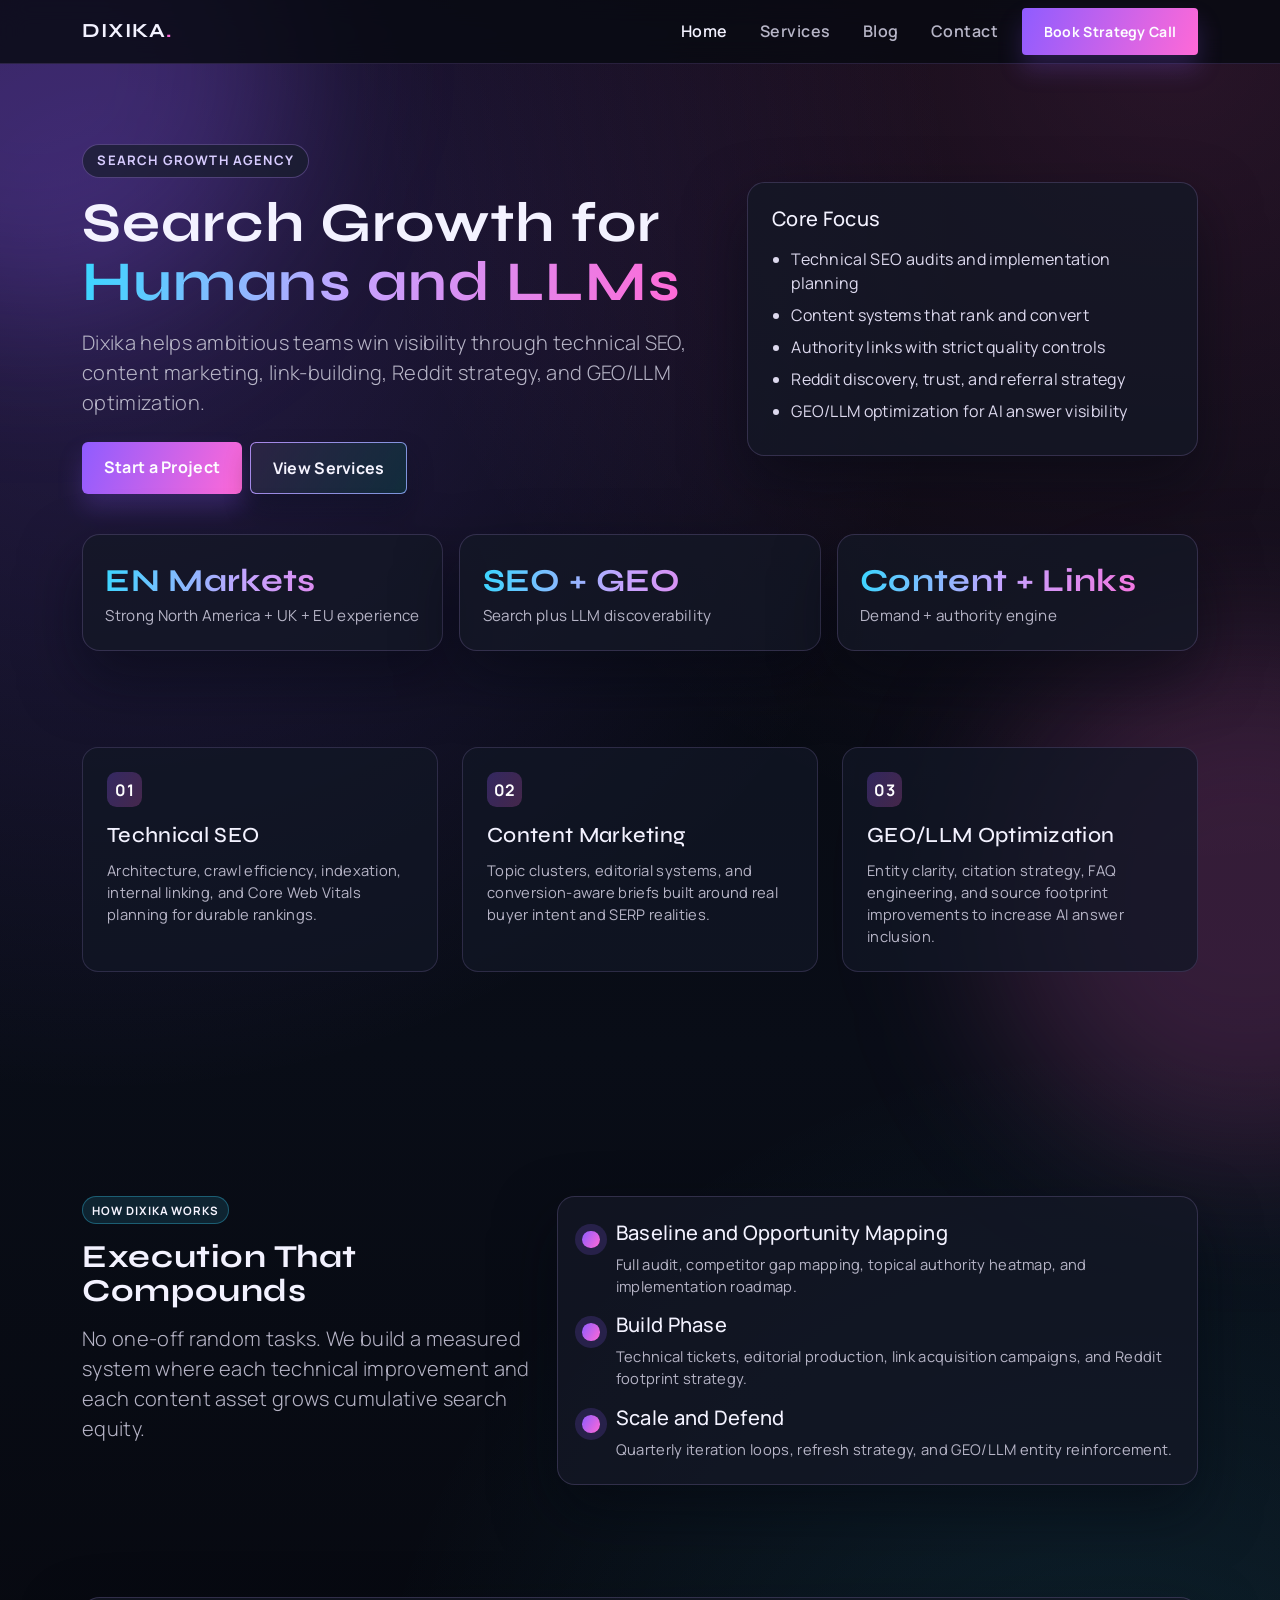
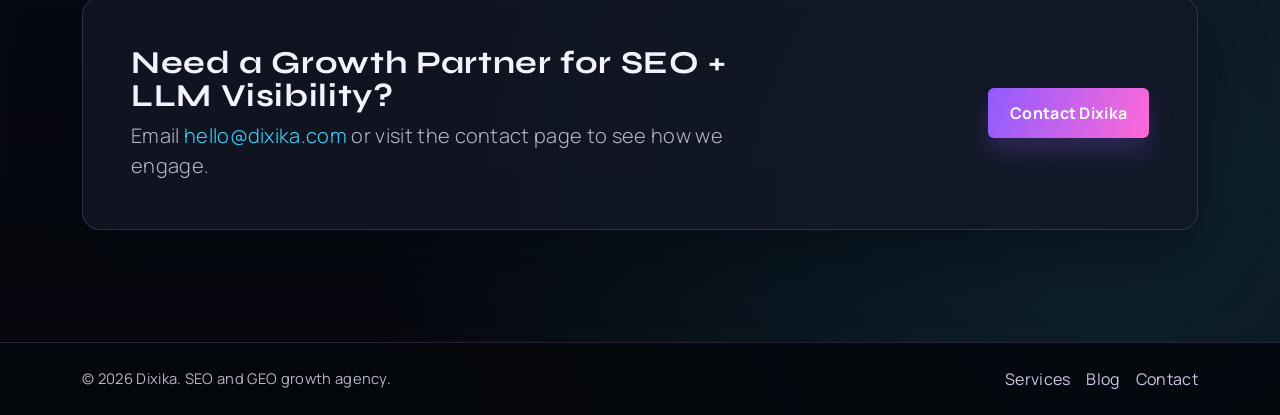
<file: index.html>
<!DOCTYPE html>
<html lang="en">
<head>
  <meta charset="UTF-8">
  <meta name="viewport" content="width=device-width, initial-scale=1">
  <title>Dixika | SEO Agency for Search, Reddit, and LLM Optimization</title>
  <meta name="description" content="Dixika is a search growth agency helping brands scale through technical SEO, content marketing, authority link building, Reddit strategy, and GEO/LLM optimization.">
  <link rel="canonical" href="https://dixika.com/">
  <meta name="robots" content="index,follow,max-image-preview:large">
  <meta property="og:type" content="website">
  <meta property="og:url" content="https://dixika.com/">
  <meta property="og:title" content="Dixika | SEO Agency for Search, Reddit, and LLM Optimization">
  <meta property="og:description" content="SEO agency for technical SEO, content marketing, link-building, Reddit, and GEO/LLM optimization.">
  <meta property="og:site_name" content="Dixika">
  <meta name="twitter:card" content="summary_large_image">
  <meta name="twitter:title" content="Dixika | SEO Agency">
  <meta name="twitter:description" content="SEO + content + links + Reddit + LLM visibility for growth-focused brands.">
  <link rel="preconnect" href="https://fonts.googleapis.com">
  <link rel="preconnect" href="https://fonts.gstatic.com" crossorigin>
  <link href="https://fonts.googleapis.com/css2?family=Manrope:wght@400;500;600;700;800&family=Syne:wght@500;600;700;800&display=swap" rel="stylesheet">
  <link href="https://cdn.jsdelivr.net/npm/bootstrap@5.3.3/dist/css/bootstrap.min.css" rel="stylesheet" integrity="sha384-QWTKZyjpPEjISv5WaRU9OFeRpok6YctnYmDr5pNlyT2bRjXh0JMhjY6hW+ALEwIH" crossorigin="anonymous">
  <link rel="stylesheet" href="/assets/css/site.css">
  <link rel="icon" type="image/svg+xml" href="/assets/icons/favicon.svg">
  <link rel="icon" type="image/png" sizes="32x32" href="/assets/icons/favicon-32x32.png">
  <link rel="icon" type="image/png" sizes="16x16" href="/assets/icons/favicon-16x16.png">
  <link rel="shortcut icon" href="/assets/icons/favicon.ico">
  <link rel="apple-touch-icon" sizes="180x180" href="/assets/icons/apple-touch-icon.png">
  <script type="application/ld+json">
  {
    "@context": "https://schema.org",
    "@type": "Organization",
    "name": "Dixika",
    "url": "https://dixika.com/",
    "email": "hello@dixika.com",
    "areaServed": "Worldwide",
    "sameAs": []
  }
  </script>
</head>
<body>
  <div class="site-shell">
    <nav class="navbar navbar-expand-lg fixed-top" aria-label="Primary navigation">
      <div class="container">
        <a class="navbar-brand" href="/">DIXIKA<span class="brand-dot">.</span></a>
        <button class="navbar-toggler border-0" type="button" data-bs-toggle="collapse" data-bs-target="#mainNav" aria-controls="mainNav" aria-expanded="false" aria-label="Toggle navigation">
          <span class="navbar-toggler-icon"></span>
        </button>
        <div class="collapse navbar-collapse" id="mainNav">
          <ul class="navbar-nav ms-auto gap-lg-3">
            <li class="nav-item"><a class="nav-link active" href="/">Home</a></li>
            <li class="nav-item"><a class="nav-link" href="/services">Services</a></li>
            <li class="nav-item"><a class="nav-link" href="/blog">Blog</a></li>
            <li class="nav-item"><a class="nav-link" href="/contact">Contact</a></li>
          </ul>
          <a class="btn btn-sm btn-brand ms-lg-3" href="/contact">Book Strategy Call</a>
        </div>
      </div>
    </nav>

    <main>
      <section class="hero">
        <div class="container">
          <div class="row align-items-center g-4">
            <div class="col-lg-7 reveal">
              <span class="kicker mb-3">Search Growth Agency</span>
              <h1 class="display-4 mb-3">Search Growth for <span class="gradient-text">Humans and LLMs</span></h1>
              <p class="lead mb-4">Dixika helps ambitious teams win visibility through technical SEO, content marketing, link-building, Reddit strategy, and GEO/LLM optimization.</p>
              <div class="d-flex flex-wrap gap-2">
                <a class="btn btn-brand" href="/contact">Start a Project</a>
                <a class="btn btn-outline-brand" href="/services">View Services</a>
              </div>
            </div>
            <div class="col-lg-5 reveal">
              <div class="panel p-4">
                <h2 class="h5 mb-3">Core Focus</h2>
                <ul class="bullet-list">
                  <li>Technical SEO audits and implementation planning</li>
                  <li>Content systems that rank and convert</li>
                  <li>Authority links with strict quality controls</li>
                  <li>Reddit discovery, trust, and referral strategy</li>
                  <li>GEO/LLM optimization for AI answer visibility</li>
                </ul>
              </div>
            </div>
          </div>

          <div class="row g-3 mt-4">
            <div class="col-md-4 reveal">
              <div class="panel stat">
                <div class="value gradient-text">EN Markets</div>
                <div class="label">Strong North America + UK + EU experience</div>
              </div>
            </div>
            <div class="col-md-4 reveal">
              <div class="panel stat">
                <div class="value gradient-text">SEO + GEO</div>
                <div class="label">Search plus LLM discoverability</div>
              </div>
            </div>
            <div class="col-md-4 reveal">
              <div class="panel stat">
                <div class="value gradient-text">Content + Links</div>
                <div class="label">Demand + authority engine</div>
              </div>
            </div>
          </div>
        </div>
      </section>

      <section class="section pt-0">
        <div class="container">
          <div class="row g-4">
            <div class="col-lg-4 reveal">
              <div class="service-card h-100">
                <div class="service-icon">01</div>
                <h3>Technical SEO</h3>
                <p class="mb-0 small-muted">Architecture, crawl efficiency, indexation, internal linking, and Core Web Vitals planning for durable rankings.</p>
              </div>
            </div>
            <div class="col-lg-4 reveal">
              <div class="service-card h-100">
                <div class="service-icon">02</div>
                <h3>Content Marketing</h3>
                <p class="mb-0 small-muted">Topic clusters, editorial systems, and conversion-aware briefs built around real buyer intent and SERP realities.</p>
              </div>
            </div>
            <div class="col-lg-4 reveal">
              <div class="service-card h-100">
                <div class="service-icon">03</div>
                <h3>GEO/LLM Optimization</h3>
                <p class="mb-0 small-muted">Entity clarity, citation strategy, FAQ engineering, and source footprint improvements to increase AI answer inclusion.</p>
              </div>
            </div>
          </div>
        </div>
      </section>

      <section class="section">
        <div class="container">
          <div class="row g-4 align-items-start">
            <div class="col-lg-5 reveal">
              <span class="badge-soft mb-3">How Dixika Works</span>
              <h2 class="page-title mb-3">Execution That Compounds</h2>
              <p class="lead mb-0">No one-off random tasks. We build a measured system where each technical improvement and each content asset grows cumulative search equity.</p>
            </div>
            <div class="col-lg-7 reveal">
              <div class="panel p-4">
                <div class="process-step mb-3">
                  <h3 class="h5">Baseline and Opportunity Mapping</h3>
                  <p class="small-muted mb-0">Full audit, competitor gap mapping, topical authority heatmap, and implementation roadmap.</p>
                </div>
                <div class="process-step mb-3">
                  <h3 class="h5">Build Phase</h3>
                  <p class="small-muted mb-0">Technical tickets, editorial production, link acquisition campaigns, and Reddit footprint strategy.</p>
                </div>
                <div class="process-step">
                  <h3 class="h5">Scale and Defend</h3>
                  <p class="small-muted mb-0">Quarterly iteration loops, refresh strategy, and GEO/LLM entity reinforcement.</p>
                </div>
              </div>
            </div>
          </div>
        </div>
      </section>

      <section class="section pt-0">
        <div class="container">
          <div class="panel p-4 p-lg-5 reveal">
            <div class="row align-items-center g-4">
              <div class="col-lg-8">
                <h2 class="page-title mb-2">Need a Growth Partner for SEO + LLM Visibility?</h2>
                <p class="lead mb-0">Email <a href="mailto:hello@dixika.com">hello@dixika.com</a> or visit the contact page to see how we engage.</p>
              </div>
              <div class="col-lg-4 text-lg-end">
                <a class="btn btn-brand" href="/contact">Contact Dixika</a>
              </div>
            </div>
          </div>
        </div>
      </section>
    </main>

    <footer class="footer py-4">
      <div class="container d-flex flex-column flex-md-row justify-content-between gap-2">
        <div class="small-muted">© <span id="year">2026</span> Dixika. SEO and GEO growth agency.</div>
        <div class="d-flex gap-3">
          <a href="/services">Services</a>
          <a href="/blog">Blog</a>
          <a href="/contact">Contact</a>
        </div>
      </div>
    </footer>
  </div>

  <script src="https://code.jquery.com/jquery-3.7.1.min.js" integrity="sha256-/JqT3SQfawRcv/BIHPThkBvs0OEvtFFmqPF/lYI/Cxo=" crossorigin="anonymous"></script>
  <script src="https://cdn.jsdelivr.net/npm/bootstrap@5.3.3/dist/js/bootstrap.bundle.min.js" integrity="sha384-YvpcrYf0tY3lHB60NNkmXc5s9fDVZLESaAA55NDzOxhy9GkcIdslK1eN7N6jIeHz" crossorigin="anonymous"></script>
  <script src="/assets/js/site.js"></script>
  <!-- Privacy-friendly analytics by Plausible -->
  <script async src="https://plausible.io/js/pa-jZUT2uKYBAtPCUOlrN8uU.js"></script>
  <script>
    window.plausible = window.plausible || function () { (plausible.q = plausible.q || []).push(arguments); };
    plausible.init = plausible.init || function (i) { plausible.o = i || {}; };
    plausible.init();
  </script>
  <script>
    document.getElementById("year").textContent = new Date().getFullYear();
  </script>
</body>
</html>
</file>
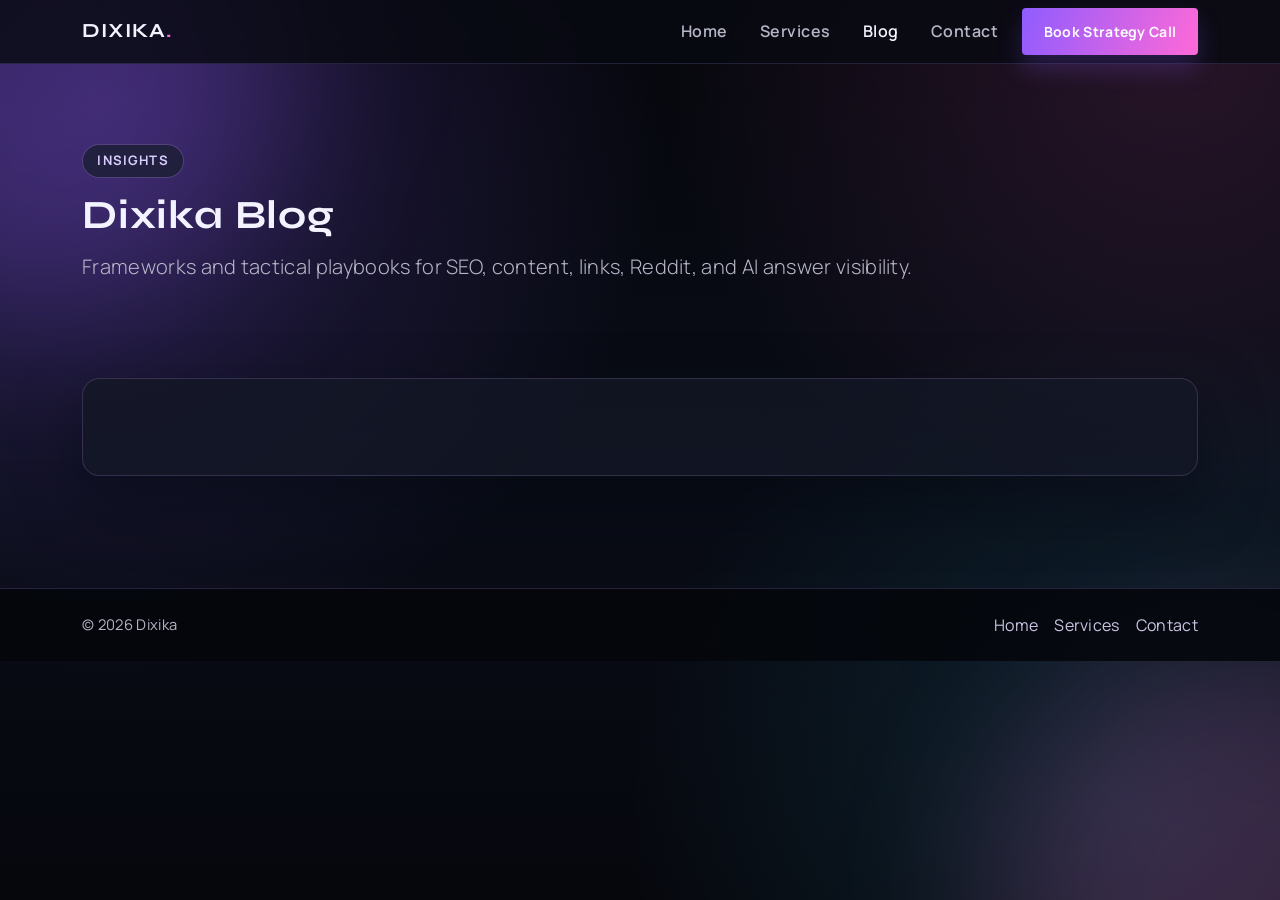
<file: blog/index.html>
<!DOCTYPE html>
<html lang="en">
<head>
  <meta charset="UTF-8">
  <meta name="viewport" content="width=device-width, initial-scale=1">
  <title>Dixika Blog | SEO, Reddit, and GEO/LLM Insights</title>
  <meta name="description" content="Read practical SEO playbooks from Dixika on technical SEO, content, link-building, Reddit strategy, and GEO/LLM optimization.">
  <link rel="canonical" href="https://dixika.com/blog">
  <meta name="robots" content="index,follow,max-image-preview:large">
  <meta property="og:type" content="website">
  <meta property="og:url" content="https://dixika.com/blog">
  <meta property="og:title" content="Dixika Blog">
  <meta property="og:description" content="SEO and LLM visibility insights for growth-focused teams.">
  <meta property="og:site_name" content="Dixika">
  <meta name="twitter:card" content="summary_large_image">
  <meta name="twitter:title" content="Dixika Blog">
  <meta name="twitter:description" content="Practical SEO and GEO playbooks.">
  <link rel="preconnect" href="https://fonts.googleapis.com">
  <link rel="preconnect" href="https://fonts.gstatic.com" crossorigin>
  <link href="https://fonts.googleapis.com/css2?family=Manrope:wght@400;500;600;700;800&family=Syne:wght@500;600;700;800&display=swap" rel="stylesheet">
  <link href="https://cdn.jsdelivr.net/npm/bootstrap@5.3.3/dist/css/bootstrap.min.css" rel="stylesheet" integrity="sha384-QWTKZyjpPEjISv5WaRU9OFeRpok6YctnYmDr5pNlyT2bRjXh0JMhjY6hW+ALEwIH" crossorigin="anonymous">
  <link rel="stylesheet" href="/assets/css/site.css">
  <link rel="icon" type="image/svg+xml" href="/assets/icons/favicon.svg">
  <link rel="icon" type="image/png" sizes="32x32" href="/assets/icons/favicon-32x32.png">
  <link rel="icon" type="image/png" sizes="16x16" href="/assets/icons/favicon-16x16.png">
  <link rel="shortcut icon" href="/assets/icons/favicon.ico">
  <link rel="apple-touch-icon" sizes="180x180" href="/assets/icons/apple-touch-icon.png">
</head>
<body>
  <div class="site-shell">
    <nav class="navbar navbar-expand-lg fixed-top" aria-label="Primary navigation">
      <div class="container">
        <a class="navbar-brand" href="/">DIXIKA<span class="brand-dot">.</span></a>
        <button class="navbar-toggler border-0" type="button" data-bs-toggle="collapse" data-bs-target="#mainNav" aria-controls="mainNav" aria-expanded="false" aria-label="Toggle navigation">
          <span class="navbar-toggler-icon"></span>
        </button>
        <div class="collapse navbar-collapse" id="mainNav">
          <ul class="navbar-nav ms-auto gap-lg-3">
            <li class="nav-item"><a class="nav-link" href="/">Home</a></li>
            <li class="nav-item"><a class="nav-link" href="/services">Services</a></li>
            <li class="nav-item"><a class="nav-link active" href="/blog">Blog</a></li>
            <li class="nav-item"><a class="nav-link" href="/contact">Contact</a></li>
          </ul>
          <a class="btn btn-sm btn-brand ms-lg-3" href="/contact">Book Strategy Call</a>
        </div>
      </div>
    </nav>

    <main>
      <section class="hero">
        <div class="container">
          <div class="row g-4 align-items-center">
            <div class="col-lg-9 reveal">
              <span class="kicker mb-3">Insights</span>
              <h1 class="page-title mb-3">Dixika Blog</h1>
              <p class="lead mb-0">Frameworks and tactical playbooks for SEO, content, links, Reddit, and AI answer visibility.</p>
            </div>
          </div>
        </div>
      </section>

      <section class="section pt-0">
        <div class="container">
          <div class="panel p-4 p-lg-5">
            <div id="bh-posts"></div>
          </div>
        </div>
      </section>
    </main>

    <footer class="footer py-4">
      <div class="container d-flex flex-column flex-md-row justify-content-between gap-2">
        <div class="small-muted">© <span id="year">2026</span> Dixika</div>
        <div class="d-flex gap-3">
          <a href="/">Home</a>
          <a href="/services">Services</a>
          <a href="/contact">Contact</a>
        </div>
      </div>
    </footer>
  </div>

  <script src="https://code.jquery.com/jquery-3.7.1.min.js" integrity="sha256-/JqT3SQfawRcv/BIHPThkBvs0OEvtFFmqPF/lYI/Cxo=" crossorigin="anonymous"></script>
  <script src="https://cdn.jsdelivr.net/npm/bootstrap@5.3.3/dist/js/bootstrap.bundle.min.js" integrity="sha384-YvpcrYf0tY3lHB60NNkmXc5s9fDVZLESaAA55NDzOxhy9GkcIdslK1eN7N6jIeHz" crossorigin="anonymous"></script>
  <script src="/assets/js/site.js"></script>
  <!-- Privacy-friendly analytics by Plausible -->
  <script async src="https://plausible.io/js/pa-jZUT2uKYBAtPCUOlrN8uU.js"></script>
  <script>
    window.plausible = window.plausible || function () { (plausible.q = plausible.q || []).push(arguments); };
    plausible.init = plausible.init || function (i) { plausible.o = i || {}; };
    plausible.init();
  </script>
  <script>
    var bh_id = "60O6Ih7lbXkRWSNjMxMw";
    var bh_template_list_id = "9";
  </script>
  <script src="https://www.bloghandy.com/api/bh_blogengine.js"></script>
  <script>
    document.getElementById("year").textContent = new Date().getFullYear();
  </script>
</body>
</html>
</file>
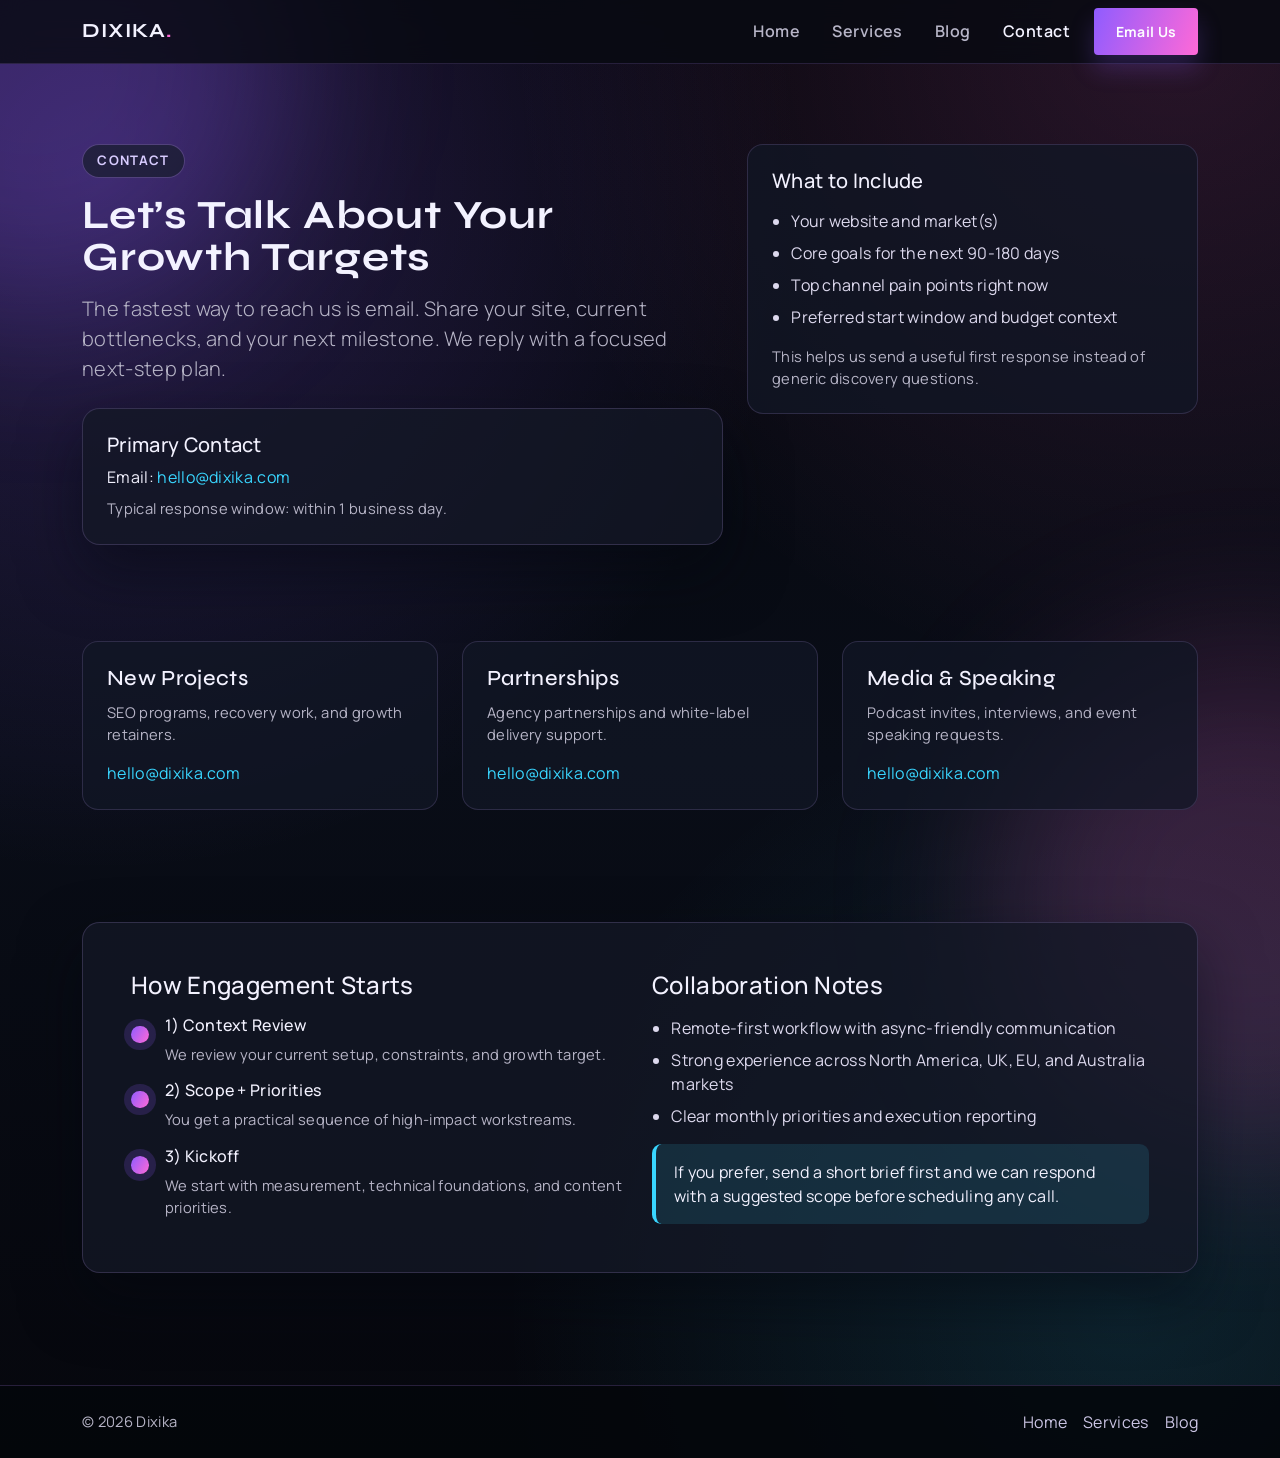
<file: contact/index.html>
<!DOCTYPE html>
<html lang="en">
<head>
  <meta charset="UTF-8">
  <meta name="viewport" content="width=device-width, initial-scale=1">
  <title>Contact Dixika | SEO Growth Partner</title>
  <meta name="description" content="Contact Dixika for SEO, content marketing, link-building, Reddit strategy, and GEO/LLM optimization engagements.">
  <link rel="canonical" href="https://dixika.com/contact">
  <meta name="robots" content="index,follow,max-image-preview:large">
  <meta property="og:type" content="website">
  <meta property="og:url" content="https://dixika.com/contact">
  <meta property="og:title" content="Contact Dixika">
  <meta property="og:description" content="Share your goals and get a practical SEO growth plan.">
  <meta property="og:site_name" content="Dixika">
  <meta name="twitter:card" content="summary_large_image">
  <meta name="twitter:title" content="Contact Dixika">
  <meta name="twitter:description" content="Tell us what you need across SEO, content, links, Reddit, and LLM optimization.">
  <link rel="preconnect" href="https://fonts.googleapis.com">
  <link rel="preconnect" href="https://fonts.gstatic.com" crossorigin>
  <link href="https://fonts.googleapis.com/css2?family=Manrope:wght@400;500;600;700;800&family=Syne:wght@500;600;700;800&display=swap" rel="stylesheet">
  <link href="https://cdn.jsdelivr.net/npm/bootstrap@5.3.3/dist/css/bootstrap.min.css" rel="stylesheet" integrity="sha384-QWTKZyjpPEjISv5WaRU9OFeRpok6YctnYmDr5pNlyT2bRjXh0JMhjY6hW+ALEwIH" crossorigin="anonymous">
  <link rel="stylesheet" href="/assets/css/site.css">
  <link rel="icon" type="image/svg+xml" href="/assets/icons/favicon.svg">
  <link rel="icon" type="image/png" sizes="32x32" href="/assets/icons/favicon-32x32.png">
  <link rel="icon" type="image/png" sizes="16x16" href="/assets/icons/favicon-16x16.png">
  <link rel="shortcut icon" href="/assets/icons/favicon.ico">
  <link rel="apple-touch-icon" sizes="180x180" href="/assets/icons/apple-touch-icon.png">
</head>
<body>
  <div class="site-shell">
    <nav class="navbar navbar-expand-lg fixed-top" aria-label="Primary navigation">
      <div class="container">
        <a class="navbar-brand" href="/">DIXIKA<span class="brand-dot">.</span></a>
        <button class="navbar-toggler border-0" type="button" data-bs-toggle="collapse" data-bs-target="#mainNav" aria-controls="mainNav" aria-expanded="false" aria-label="Toggle navigation">
          <span class="navbar-toggler-icon"></span>
        </button>
        <div class="collapse navbar-collapse" id="mainNav">
          <ul class="navbar-nav ms-auto gap-lg-3">
            <li class="nav-item"><a class="nav-link" href="/">Home</a></li>
            <li class="nav-item"><a class="nav-link" href="/services">Services</a></li>
            <li class="nav-item"><a class="nav-link" href="/blog">Blog</a></li>
            <li class="nav-item"><a class="nav-link active" href="/contact">Contact</a></li>
          </ul>
          <a class="btn btn-sm btn-brand ms-lg-3" href="mailto:hello@dixika.com">Email Us</a>
        </div>
      </div>
    </nav>

    <main>
      <section class="hero">
        <div class="container">
          <div class="row g-4 align-items-start">
            <div class="col-lg-7 reveal">
              <span class="kicker mb-3">Contact</span>
              <h1 class="page-title mb-3">Let’s Talk About Your Growth Targets</h1>
              <p class="lead mb-4">The fastest way to reach us is email. Share your site, current bottlenecks, and your next milestone. We reply with a focused next-step plan.</p>
              <div class="panel p-4">
                <h2 class="h5 mb-2">Primary Contact</h2>
                <p class="mb-2">Email: <a href="mailto:hello@dixika.com">hello@dixika.com</a></p>
                <p class="small-muted mb-0">Typical response window: within 1 business day.</p>
              </div>
            </div>
            <div class="col-lg-5 reveal">
              <div class="service-card h-100">
                <h2 class="h5 mb-3">What to Include</h2>
                <ul class="bullet-list mb-3">
                  <li>Your website and market(s)</li>
                  <li>Core goals for the next 90-180 days</li>
                  <li>Top channel pain points right now</li>
                  <li>Preferred start window and budget context</li>
                </ul>
                <p class="small-muted mb-0">This helps us send a useful first response instead of generic discovery questions.</p>
              </div>
            </div>
          </div>
        </div>
      </section>

      <section class="section pt-0">
        <div class="container">
          <div class="row g-4">
            <div class="col-md-4 reveal">
              <article class="service-card h-100">
                <h3>New Projects</h3>
                <p class="small-muted mb-3">SEO programs, recovery work, and growth retainers.</p>
                <p class="mb-0"><a href="mailto:hello@dixika.com?subject=New%20Project%20Inquiry">hello@dixika.com</a></p>
              </article>
            </div>
            <div class="col-md-4 reveal">
              <article class="service-card h-100">
                <h3>Partnerships</h3>
                <p class="small-muted mb-3">Agency partnerships and white-label delivery support.</p>
                <p class="mb-0"><a href="mailto:hello@dixika.com?subject=Partnership%20Inquiry">hello@dixika.com</a></p>
              </article>
            </div>
            <div class="col-md-4 reveal">
              <article class="service-card h-100">
                <h3>Media & Speaking</h3>
                <p class="small-muted mb-3">Podcast invites, interviews, and event speaking requests.</p>
                <p class="mb-0"><a href="mailto:hello@dixika.com?subject=Media%20or%20Speaking">hello@dixika.com</a></p>
              </article>
            </div>
          </div>
        </div>
      </section>

      <section class="section pt-0">
        <div class="container">
          <div class="panel p-4 p-lg-5 reveal">
            <div class="row g-4">
              <div class="col-lg-6">
                <h2 class="h4 mb-3">How Engagement Starts</h2>
                <div class="process-step mb-3">
                  <h3 class="h6">1) Context Review</h3>
                  <p class="small-muted mb-0">We review your current setup, constraints, and growth target.</p>
                </div>
                <div class="process-step mb-3">
                  <h3 class="h6">2) Scope + Priorities</h3>
                  <p class="small-muted mb-0">You get a practical sequence of high-impact workstreams.</p>
                </div>
                <div class="process-step">
                  <h3 class="h6">3) Kickoff</h3>
                  <p class="small-muted mb-0">We start with measurement, technical foundations, and content priorities.</p>
                </div>
              </div>
              <div class="col-lg-6">
                <h2 class="h4 mb-3">Collaboration Notes</h2>
                <ul class="bullet-list mb-3">
                  <li>Remote-first workflow with async-friendly communication</li>
                  <li>Strong experience across North America, UK, EU, and Australia markets</li>
                  <li>Clear monthly priorities and execution reporting</li>
                </ul>
                <div class="callout">If you prefer, send a short brief first and we can respond with a suggested scope before scheduling any call.</div>
              </div>
            </div>
          </div>
        </div>
      </section>
    </main>

    <footer class="footer py-4">
      <div class="container d-flex flex-column flex-md-row justify-content-between gap-2">
        <div class="small-muted">© <span id="year">2026</span> Dixika</div>
        <div class="d-flex gap-3">
          <a href="/">Home</a>
          <a href="/services">Services</a>
          <a href="/blog">Blog</a>
        </div>
      </div>
    </footer>
  </div>

  <script src="https://code.jquery.com/jquery-3.7.1.min.js" integrity="sha256-/JqT3SQfawRcv/BIHPThkBvs0OEvtFFmqPF/lYI/Cxo=" crossorigin="anonymous"></script>
  <script src="https://cdn.jsdelivr.net/npm/bootstrap@5.3.3/dist/js/bootstrap.bundle.min.js" integrity="sha384-YvpcrYf0tY3lHB60NNkmXc5s9fDVZLESaAA55NDzOxhy9GkcIdslK1eN7N6jIeHz" crossorigin="anonymous"></script>
  <script src="/assets/js/site.js"></script>
  <!-- Privacy-friendly analytics by Plausible -->
  <script async src="https://plausible.io/js/pa-jZUT2uKYBAtPCUOlrN8uU.js"></script>
  <script>
    window.plausible = window.plausible || function () { (plausible.q = plausible.q || []).push(arguments); };
    plausible.init = plausible.init || function (i) { plausible.o = i || {}; };
    plausible.init();
  </script>
  <script>
    document.getElementById("year").textContent = new Date().getFullYear();
  </script>
</body>
</html>
</file>
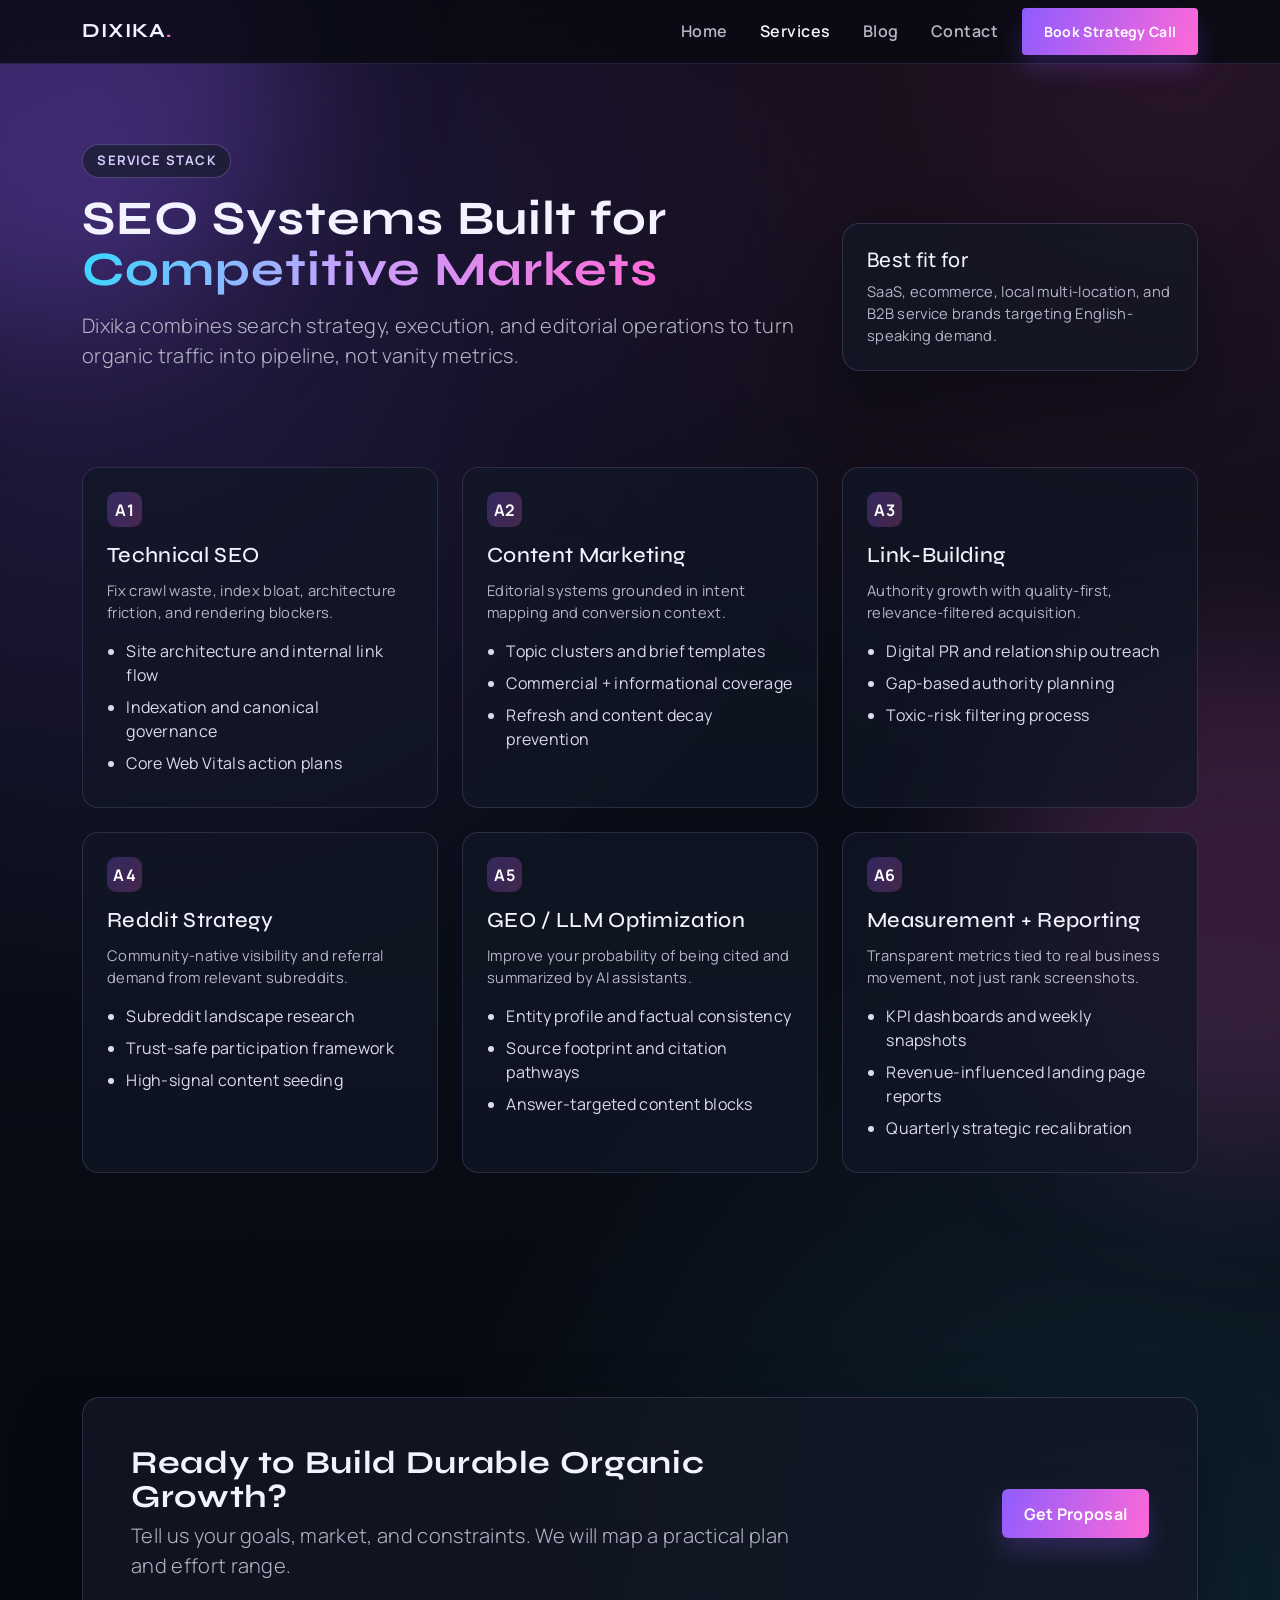
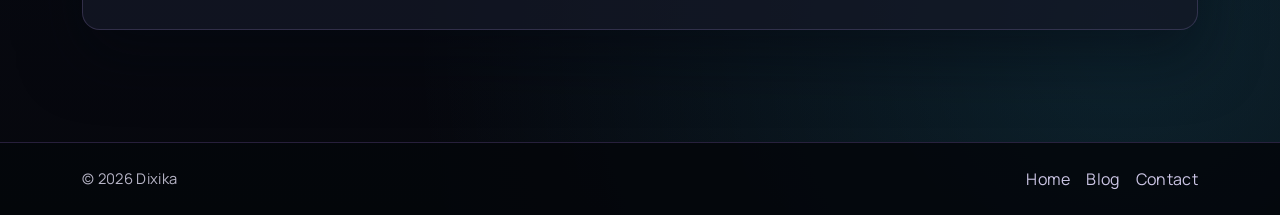
<file: services/index.html>
<!DOCTYPE html>
<html lang="en">
<head>
  <meta charset="UTF-8">
  <meta name="viewport" content="width=device-width, initial-scale=1">
  <title>SEO Services | Dixika</title>
  <meta name="description" content="Explore Dixika SEO services: technical SEO, content marketing, link-building, Reddit strategy, and GEO/LLM optimization for growth-stage companies.">
  <link rel="canonical" href="https://dixika.com/services">
  <meta name="robots" content="index,follow,max-image-preview:large">
  <meta property="og:type" content="website">
  <meta property="og:url" content="https://dixika.com/services">
  <meta property="og:title" content="SEO Services | Dixika">
  <meta property="og:description" content="SEO and LLM visibility services by Dixika.">
  <meta property="og:site_name" content="Dixika">
  <meta name="twitter:card" content="summary_large_image">
  <meta name="twitter:title" content="SEO Services | Dixika">
  <meta name="twitter:description" content="Technical SEO, content marketing, links, Reddit, and GEO/LLM optimization.">
  <link rel="preconnect" href="https://fonts.googleapis.com">
  <link rel="preconnect" href="https://fonts.gstatic.com" crossorigin>
  <link href="https://fonts.googleapis.com/css2?family=Manrope:wght@400;500;600;700;800&family=Syne:wght@500;600;700;800&display=swap" rel="stylesheet">
  <link href="https://cdn.jsdelivr.net/npm/bootstrap@5.3.3/dist/css/bootstrap.min.css" rel="stylesheet" integrity="sha384-QWTKZyjpPEjISv5WaRU9OFeRpok6YctnYmDr5pNlyT2bRjXh0JMhjY6hW+ALEwIH" crossorigin="anonymous">
  <link rel="stylesheet" href="/assets/css/site.css">
  <link rel="icon" type="image/svg+xml" href="/assets/icons/favicon.svg">
  <link rel="icon" type="image/png" sizes="32x32" href="/assets/icons/favicon-32x32.png">
  <link rel="icon" type="image/png" sizes="16x16" href="/assets/icons/favicon-16x16.png">
  <link rel="shortcut icon" href="/assets/icons/favicon.ico">
  <link rel="apple-touch-icon" sizes="180x180" href="/assets/icons/apple-touch-icon.png">
</head>
<body>
  <div class="site-shell">
    <nav class="navbar navbar-expand-lg fixed-top" aria-label="Primary navigation">
      <div class="container">
        <a class="navbar-brand" href="/">DIXIKA<span class="brand-dot">.</span></a>
        <button class="navbar-toggler border-0" type="button" data-bs-toggle="collapse" data-bs-target="#mainNav" aria-controls="mainNav" aria-expanded="false" aria-label="Toggle navigation">
          <span class="navbar-toggler-icon"></span>
        </button>
        <div class="collapse navbar-collapse" id="mainNav">
          <ul class="navbar-nav ms-auto gap-lg-3">
            <li class="nav-item"><a class="nav-link" href="/">Home</a></li>
            <li class="nav-item"><a class="nav-link active" href="/services">Services</a></li>
            <li class="nav-item"><a class="nav-link" href="/blog">Blog</a></li>
            <li class="nav-item"><a class="nav-link" href="/contact">Contact</a></li>
          </ul>
          <a class="btn btn-sm btn-brand ms-lg-3" href="/contact">Book Strategy Call</a>
        </div>
      </div>
    </nav>

    <main>
      <section class="hero">
        <div class="container">
          <div class="row g-4 align-items-end">
            <div class="col-lg-8 reveal">
              <span class="kicker mb-3">Service Stack</span>
              <h1 class="page-title display-5 mb-3">SEO Systems Built for <span class="gradient-text">Competitive Markets</span></h1>
              <p class="lead mb-0">Dixika combines search strategy, execution, and editorial operations to turn organic traffic into pipeline, not vanity metrics.</p>
            </div>
            <div class="col-lg-4 reveal">
              <div class="panel p-4">
                <h2 class="h5 mb-2">Best fit for</h2>
                <p class="small-muted mb-0">SaaS, ecommerce, local multi-location, and B2B service brands targeting English-speaking demand.</p>
              </div>
            </div>
          </div>
        </div>
      </section>

      <section class="section pt-0">
        <div class="container">
          <div class="row g-4">
            <div class="col-md-6 col-xl-4 reveal">
              <article class="service-card h-100">
                <div class="service-icon">A1</div>
                <h3>Technical SEO</h3>
                <p class="small-muted">Fix crawl waste, index bloat, architecture friction, and rendering blockers.</p>
                <ul class="bullet-list mt-3">
                  <li>Site architecture and internal link flow</li>
                  <li>Indexation and canonical governance</li>
                  <li>Core Web Vitals action plans</li>
                </ul>
              </article>
            </div>
            <div class="col-md-6 col-xl-4 reveal">
              <article class="service-card h-100">
                <div class="service-icon">A2</div>
                <h3>Content Marketing</h3>
                <p class="small-muted">Editorial systems grounded in intent mapping and conversion context.</p>
                <ul class="bullet-list mt-3">
                  <li>Topic clusters and brief templates</li>
                  <li>Commercial + informational coverage</li>
                  <li>Refresh and content decay prevention</li>
                </ul>
              </article>
            </div>
            <div class="col-md-6 col-xl-4 reveal">
              <article class="service-card h-100">
                <div class="service-icon">A3</div>
                <h3>Link-Building</h3>
                <p class="small-muted">Authority growth with quality-first, relevance-filtered acquisition.</p>
                <ul class="bullet-list mt-3">
                  <li>Digital PR and relationship outreach</li>
                  <li>Gap-based authority planning</li>
                  <li>Toxic-risk filtering process</li>
                </ul>
              </article>
            </div>
            <div class="col-md-6 col-xl-4 reveal">
              <article class="service-card h-100">
                <div class="service-icon">A4</div>
                <h3>Reddit Strategy</h3>
                <p class="small-muted">Community-native visibility and referral demand from relevant subreddits.</p>
                <ul class="bullet-list mt-3">
                  <li>Subreddit landscape research</li>
                  <li>Trust-safe participation framework</li>
                  <li>High-signal content seeding</li>
                </ul>
              </article>
            </div>
            <div class="col-md-6 col-xl-4 reveal">
              <article class="service-card h-100">
                <div class="service-icon">A5</div>
                <h3>GEO / LLM Optimization</h3>
                <p class="small-muted">Improve your probability of being cited and summarized by AI assistants.</p>
                <ul class="bullet-list mt-3">
                  <li>Entity profile and factual consistency</li>
                  <li>Source footprint and citation pathways</li>
                  <li>Answer-targeted content blocks</li>
                </ul>
              </article>
            </div>
            <div class="col-md-6 col-xl-4 reveal">
              <article class="service-card h-100">
                <div class="service-icon">A6</div>
                <h3>Measurement + Reporting</h3>
                <p class="small-muted">Transparent metrics tied to real business movement, not just rank screenshots.</p>
                <ul class="bullet-list mt-3">
                  <li>KPI dashboards and weekly snapshots</li>
                  <li>Revenue-influenced landing page reports</li>
                  <li>Quarterly strategic recalibration</li>
                </ul>
              </article>
            </div>
          </div>
        </div>
      </section>

      <section class="section">
        <div class="container">
          <div class="panel p-4 p-lg-5 reveal">
            <div class="row g-4 align-items-center">
              <div class="col-lg-8">
                <h2 class="page-title mb-2">Ready to Build Durable Organic Growth?</h2>
                <p class="lead mb-0">Tell us your goals, market, and constraints. We will map a practical plan and effort range.</p>
              </div>
              <div class="col-lg-4 text-lg-end">
                <a class="btn btn-brand" href="/contact">Get Proposal</a>
              </div>
            </div>
          </div>
        </div>
      </section>
    </main>

    <footer class="footer py-4">
      <div class="container d-flex flex-column flex-md-row justify-content-between gap-2">
        <div class="small-muted">© <span id="year">2026</span> Dixika</div>
        <div class="d-flex gap-3">
          <a href="/">Home</a>
          <a href="/blog">Blog</a>
          <a href="/contact">Contact</a>
        </div>
      </div>
    </footer>
  </div>

  <script src="https://code.jquery.com/jquery-3.7.1.min.js" integrity="sha256-/JqT3SQfawRcv/BIHPThkBvs0OEvtFFmqPF/lYI/Cxo=" crossorigin="anonymous"></script>
  <script src="https://cdn.jsdelivr.net/npm/bootstrap@5.3.3/dist/js/bootstrap.bundle.min.js" integrity="sha384-YvpcrYf0tY3lHB60NNkmXc5s9fDVZLESaAA55NDzOxhy9GkcIdslK1eN7N6jIeHz" crossorigin="anonymous"></script>
  <script src="/assets/js/site.js"></script>
  <!-- Privacy-friendly analytics by Plausible -->
  <script async src="https://plausible.io/js/pa-jZUT2uKYBAtPCUOlrN8uU.js"></script>
  <script>
    window.plausible = window.plausible || function () { (plausible.q = plausible.q || []).push(arguments); };
    plausible.init = plausible.init || function (i) { plausible.o = i || {}; };
    plausible.init();
  </script>
  <script>
    document.getElementById("year").textContent = new Date().getFullYear();
  </script>
</body>
</html>
</file>
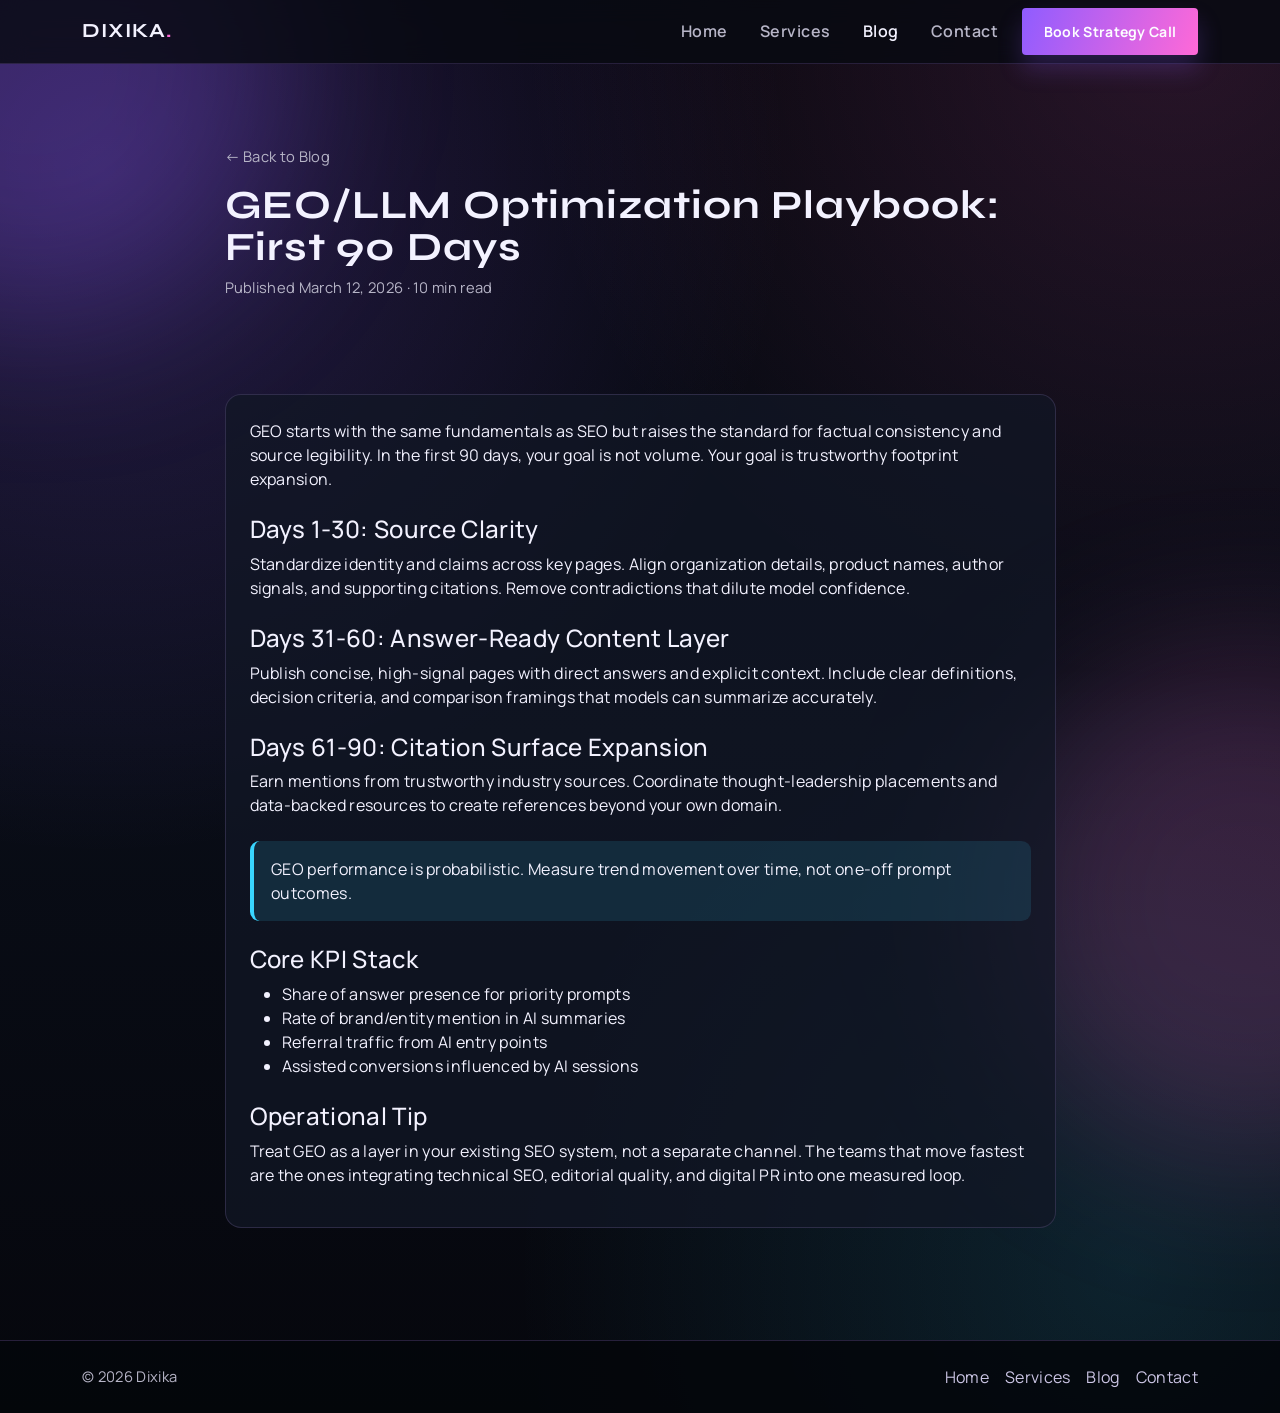
<file: blog/geo-llm-optimization-playbook/index.html>
<!DOCTYPE html>
<html lang="en">
<head>
  <meta charset="UTF-8">
  <meta name="viewport" content="width=device-width, initial-scale=1">
  <title>GEO/LLM Optimization Playbook: First 90 Days | Dixika Blog</title>
  <meta name="description" content="A first-90-day GEO/LLM optimization plan to improve source eligibility, entity clarity, and AI answer visibility.">
  <link rel="canonical" href="https://dixika.com/blog/geo-llm-optimization-playbook">
  <meta name="robots" content="index,follow,max-image-preview:large">
  <meta property="og:type" content="article">
  <meta property="og:url" content="https://dixika.com/blog/geo-llm-optimization-playbook">
  <meta property="og:title" content="GEO/LLM Optimization Playbook: First 90 Days">
  <meta property="og:description" content="A practical rollout sequence for AI answer visibility.">
  <meta property="og:site_name" content="Dixika">
  <meta name="twitter:card" content="summary_large_image">
  <meta name="twitter:title" content="GEO/LLM Optimization Playbook">
  <meta name="twitter:description" content="How to start GEO/LLM optimization in 90 days.">
  <link rel="preconnect" href="https://fonts.googleapis.com">
  <link rel="preconnect" href="https://fonts.gstatic.com" crossorigin>
  <link href="https://fonts.googleapis.com/css2?family=Manrope:wght@400;500;600;700;800&family=Syne:wght@500;600;700;800&display=swap" rel="stylesheet">
  <link href="https://cdn.jsdelivr.net/npm/bootstrap@5.3.3/dist/css/bootstrap.min.css" rel="stylesheet" integrity="sha384-QWTKZyjpPEjISv5WaRU9OFeRpok6YctnYmDr5pNlyT2bRjXh0JMhjY6hW+ALEwIH" crossorigin="anonymous">
  <link rel="stylesheet" href="/assets/css/site.css">
  <link rel="icon" type="image/svg+xml" href="/assets/icons/favicon.svg">
  <link rel="icon" type="image/png" sizes="32x32" href="/assets/icons/favicon-32x32.png">
  <link rel="icon" type="image/png" sizes="16x16" href="/assets/icons/favicon-16x16.png">
  <link rel="shortcut icon" href="/assets/icons/favicon.ico">
  <link rel="apple-touch-icon" sizes="180x180" href="/assets/icons/apple-touch-icon.png">
  <script type="application/ld+json">
  {
    "@context": "https://schema.org",
    "@type": "BlogPosting",
    "headline": "GEO/LLM Optimization Playbook: First 90 Days",
    "datePublished": "2026-03-12",
    "dateModified": "2026-03-12",
    "author": {
      "@type": "Organization",
      "name": "Dixika"
    },
    "publisher": {
      "@type": "Organization",
      "name": "Dixika"
    },
    "mainEntityOfPage": "https://dixika.com/blog/geo-llm-optimization-playbook"
  }
  </script>
</head>
<body>
  <div class="site-shell">
    <nav class="navbar navbar-expand-lg fixed-top" aria-label="Primary navigation">
      <div class="container">
        <a class="navbar-brand" href="/">DIXIKA<span class="brand-dot">.</span></a>
        <button class="navbar-toggler border-0" type="button" data-bs-toggle="collapse" data-bs-target="#mainNav" aria-controls="mainNav" aria-expanded="false" aria-label="Toggle navigation">
          <span class="navbar-toggler-icon"></span>
        </button>
        <div class="collapse navbar-collapse" id="mainNav">
          <ul class="navbar-nav ms-auto gap-lg-3">
            <li class="nav-item"><a class="nav-link" href="/">Home</a></li>
            <li class="nav-item"><a class="nav-link" href="/services">Services</a></li>
            <li class="nav-item"><a class="nav-link active" href="/blog">Blog</a></li>
            <li class="nav-item"><a class="nav-link" href="/contact">Contact</a></li>
          </ul>
          <a class="btn btn-sm btn-brand ms-lg-3" href="/contact">Book Strategy Call</a>
        </div>
      </div>
    </nav>

    <main>
      <section class="hero">
        <div class="container">
          <div class="row justify-content-center">
            <div class="col-lg-9 reveal">
              <a href="/blog" class="small-muted">← Back to Blog</a>
              <h1 class="page-title mt-3 mb-2">GEO/LLM Optimization Playbook: First 90 Days</h1>
              <p class="post-meta mb-0">Published March 12, 2026 · 10 min read</p>
            </div>
          </div>
        </div>
      </section>

      <section class="section pt-0">
        <div class="container">
          <div class="row justify-content-center">
            <div class="col-lg-9 reveal">
              <article class="post-shell">
                <p>GEO starts with the same fundamentals as SEO but raises the standard for factual consistency and source legibility. In the first 90 days, your goal is not volume. Your goal is trustworthy footprint expansion.</p>

                <h2 class="h4 mt-4">Days 1-30: Source Clarity</h2>
                <p>Standardize identity and claims across key pages. Align organization details, product names, author signals, and supporting citations. Remove contradictions that dilute model confidence.</p>

                <h2 class="h4 mt-4">Days 31-60: Answer-Ready Content Layer</h2>
                <p>Publish concise, high-signal pages with direct answers and explicit context. Include clear definitions, decision criteria, and comparison framings that models can summarize accurately.</p>

                <h2 class="h4 mt-4">Days 61-90: Citation Surface Expansion</h2>
                <p>Earn mentions from trustworthy industry sources. Coordinate thought-leadership placements and data-backed resources to create references beyond your own domain.</p>

                <div class="callout mt-4 mb-4">
                  GEO performance is probabilistic. Measure trend movement over time, not one-off prompt outcomes.
                </div>

                <h2 class="h4 mt-4">Core KPI Stack</h2>
                <ul>
                  <li>Share of answer presence for priority prompts</li>
                  <li>Rate of brand/entity mention in AI summaries</li>
                  <li>Referral traffic from AI entry points</li>
                  <li>Assisted conversions influenced by AI sessions</li>
                </ul>

                <h2 class="h4 mt-4">Operational Tip</h2>
                <p>Treat GEO as a layer in your existing SEO system, not a separate channel. The teams that move fastest are the ones integrating technical SEO, editorial quality, and digital PR into one measured loop.</p>
              </article>
            </div>
          </div>
        </div>
      </section>
    </main>

    <footer class="footer py-4">
      <div class="container d-flex flex-column flex-md-row justify-content-between gap-2">
        <div class="small-muted">© <span id="year">2026</span> Dixika</div>
        <div class="d-flex gap-3">
          <a href="/">Home</a>
          <a href="/services">Services</a>
          <a href="/blog">Blog</a>
          <a href="/contact">Contact</a>
        </div>
      </div>
    </footer>
  </div>

  <script src="https://code.jquery.com/jquery-3.7.1.min.js" integrity="sha256-/JqT3SQfawRcv/BIHPThkBvs0OEvtFFmqPF/lYI/Cxo=" crossorigin="anonymous"></script>
  <script src="https://cdn.jsdelivr.net/npm/bootstrap@5.3.3/dist/js/bootstrap.bundle.min.js" integrity="sha384-YvpcrYf0tY3lHB60NNkmXc5s9fDVZLESaAA55NDzOxhy9GkcIdslK1eN7N6jIeHz" crossorigin="anonymous"></script>
  <script src="/assets/js/site.js"></script>
  <!-- Privacy-friendly analytics by Plausible -->
  <script async src="https://plausible.io/js/pa-jZUT2uKYBAtPCUOlrN8uU.js"></script>
  <script>
    window.plausible = window.plausible || function () { (plausible.q = plausible.q || []).push(arguments); };
    plausible.init = plausible.init || function (i) { plausible.o = i || {}; };
    plausible.init();
  </script>
  <script>
    document.getElementById("year").textContent = new Date().getFullYear();
  </script>
</body>
</html>
</file>
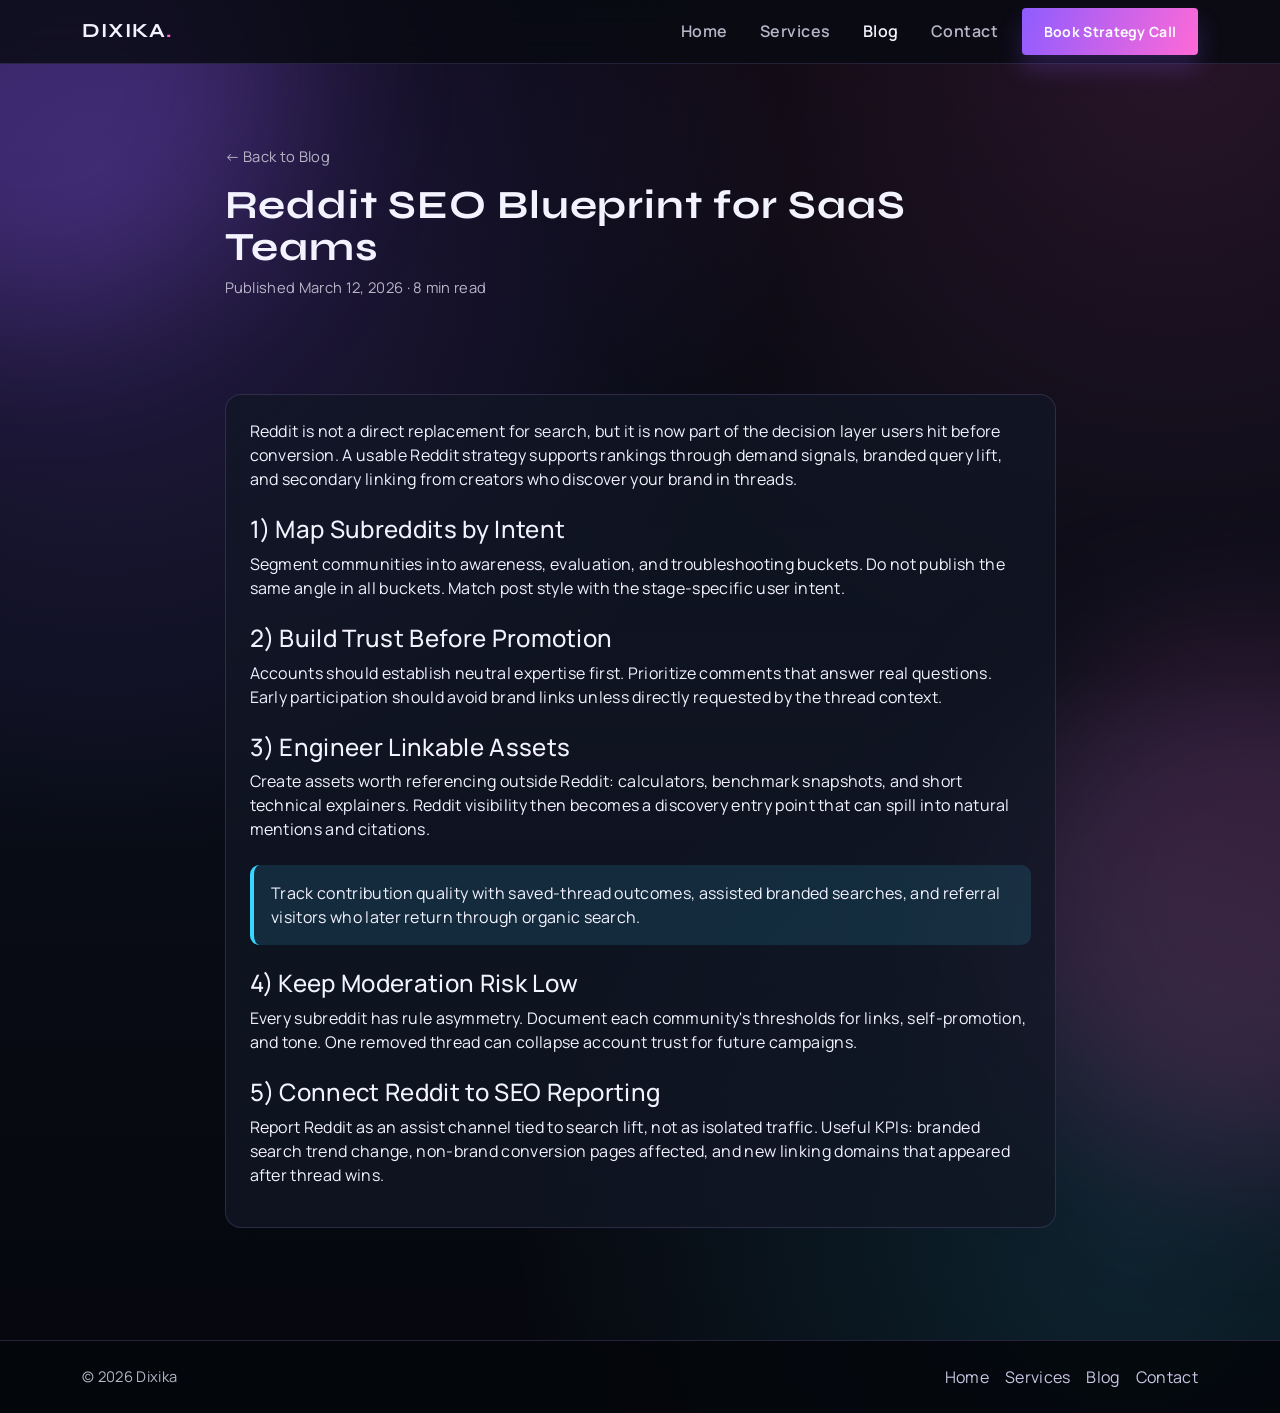
<file: blog/reddit-seo-blueprint/index.html>
<!DOCTYPE html>
<html lang="en">
<head>
  <meta charset="UTF-8">
  <meta name="viewport" content="width=device-width, initial-scale=1">
  <title>Reddit SEO Blueprint for SaaS Teams | Dixika Blog</title>
  <meta name="description" content="A practical Reddit SEO framework for SaaS teams: discovery, trust signals, content participation, and measurement.">
  <link rel="canonical" href="https://dixika.com/blog/reddit-seo-blueprint">
  <meta name="robots" content="index,follow,max-image-preview:large">
  <meta property="og:type" content="article">
  <meta property="og:url" content="https://dixika.com/blog/reddit-seo-blueprint">
  <meta property="og:title" content="Reddit SEO Blueprint for SaaS Teams">
  <meta property="og:description" content="How to use Reddit in a trust-safe way to support SEO and demand.">
  <meta property="og:site_name" content="Dixika">
  <meta name="twitter:card" content="summary_large_image">
  <meta name="twitter:title" content="Reddit SEO Blueprint for SaaS Teams">
  <meta name="twitter:description" content="Trust-safe Reddit strategy that reinforces search and referral growth.">
  <link rel="preconnect" href="https://fonts.googleapis.com">
  <link rel="preconnect" href="https://fonts.gstatic.com" crossorigin>
  <link href="https://fonts.googleapis.com/css2?family=Manrope:wght@400;500;600;700;800&family=Syne:wght@500;600;700;800&display=swap" rel="stylesheet">
  <link href="https://cdn.jsdelivr.net/npm/bootstrap@5.3.3/dist/css/bootstrap.min.css" rel="stylesheet" integrity="sha384-QWTKZyjpPEjISv5WaRU9OFeRpok6YctnYmDr5pNlyT2bRjXh0JMhjY6hW+ALEwIH" crossorigin="anonymous">
  <link rel="stylesheet" href="/assets/css/site.css">
  <link rel="icon" type="image/svg+xml" href="/assets/icons/favicon.svg">
  <link rel="icon" type="image/png" sizes="32x32" href="/assets/icons/favicon-32x32.png">
  <link rel="icon" type="image/png" sizes="16x16" href="/assets/icons/favicon-16x16.png">
  <link rel="shortcut icon" href="/assets/icons/favicon.ico">
  <link rel="apple-touch-icon" sizes="180x180" href="/assets/icons/apple-touch-icon.png">
  <script type="application/ld+json">
  {
    "@context": "https://schema.org",
    "@type": "BlogPosting",
    "headline": "Reddit SEO Blueprint for SaaS Teams",
    "datePublished": "2026-03-12",
    "dateModified": "2026-03-12",
    "author": {
      "@type": "Organization",
      "name": "Dixika"
    },
    "publisher": {
      "@type": "Organization",
      "name": "Dixika"
    },
    "mainEntityOfPage": "https://dixika.com/blog/reddit-seo-blueprint"
  }
  </script>
</head>
<body>
  <div class="site-shell">
    <nav class="navbar navbar-expand-lg fixed-top" aria-label="Primary navigation">
      <div class="container">
        <a class="navbar-brand" href="/">DIXIKA<span class="brand-dot">.</span></a>
        <button class="navbar-toggler border-0" type="button" data-bs-toggle="collapse" data-bs-target="#mainNav" aria-controls="mainNav" aria-expanded="false" aria-label="Toggle navigation">
          <span class="navbar-toggler-icon"></span>
        </button>
        <div class="collapse navbar-collapse" id="mainNav">
          <ul class="navbar-nav ms-auto gap-lg-3">
            <li class="nav-item"><a class="nav-link" href="/">Home</a></li>
            <li class="nav-item"><a class="nav-link" href="/services">Services</a></li>
            <li class="nav-item"><a class="nav-link active" href="/blog">Blog</a></li>
            <li class="nav-item"><a class="nav-link" href="/contact">Contact</a></li>
          </ul>
          <a class="btn btn-sm btn-brand ms-lg-3" href="/contact">Book Strategy Call</a>
        </div>
      </div>
    </nav>

    <main>
      <section class="hero">
        <div class="container">
          <div class="row justify-content-center">
            <div class="col-lg-9 reveal">
              <a href="/blog" class="small-muted">← Back to Blog</a>
              <h1 class="page-title mt-3 mb-2">Reddit SEO Blueprint for SaaS Teams</h1>
              <p class="post-meta mb-0">Published March 12, 2026 · 8 min read</p>
            </div>
          </div>
        </div>
      </section>

      <section class="section pt-0">
        <div class="container">
          <div class="row justify-content-center">
            <div class="col-lg-9 reveal">
              <article class="post-shell">
                <p>Reddit is not a direct replacement for search, but it is now part of the decision layer users hit before conversion. A usable Reddit strategy supports rankings through demand signals, branded query lift, and secondary linking from creators who discover your brand in threads.</p>

                <h2 class="h4 mt-4">1) Map Subreddits by Intent</h2>
                <p>Segment communities into awareness, evaluation, and troubleshooting buckets. Do not publish the same angle in all buckets. Match post style with the stage-specific user intent.</p>

                <h2 class="h4 mt-4">2) Build Trust Before Promotion</h2>
                <p>Accounts should establish neutral expertise first. Prioritize comments that answer real questions. Early participation should avoid brand links unless directly requested by the thread context.</p>

                <h2 class="h4 mt-4">3) Engineer Linkable Assets</h2>
                <p>Create assets worth referencing outside Reddit: calculators, benchmark snapshots, and short technical explainers. Reddit visibility then becomes a discovery entry point that can spill into natural mentions and citations.</p>

                <div class="callout mt-4 mb-4">
                  Track contribution quality with saved-thread outcomes, assisted branded searches, and referral visitors who later return through organic search.
                </div>

                <h2 class="h4 mt-4">4) Keep Moderation Risk Low</h2>
                <p>Every subreddit has rule asymmetry. Document each community's thresholds for links, self-promotion, and tone. One removed thread can collapse account trust for future campaigns.</p>

                <h2 class="h4 mt-4">5) Connect Reddit to SEO Reporting</h2>
                <p>Report Reddit as an assist channel tied to search lift, not as isolated traffic. Useful KPIs: branded search trend change, non-brand conversion pages affected, and new linking domains that appeared after thread wins.</p>
              </article>
            </div>
          </div>
        </div>
      </section>
    </main>

    <footer class="footer py-4">
      <div class="container d-flex flex-column flex-md-row justify-content-between gap-2">
        <div class="small-muted">© <span id="year">2026</span> Dixika</div>
        <div class="d-flex gap-3">
          <a href="/">Home</a>
          <a href="/services">Services</a>
          <a href="/blog">Blog</a>
          <a href="/contact">Contact</a>
        </div>
      </div>
    </footer>
  </div>

  <script src="https://code.jquery.com/jquery-3.7.1.min.js" integrity="sha256-/JqT3SQfawRcv/BIHPThkBvs0OEvtFFmqPF/lYI/Cxo=" crossorigin="anonymous"></script>
  <script src="https://cdn.jsdelivr.net/npm/bootstrap@5.3.3/dist/js/bootstrap.bundle.min.js" integrity="sha384-YvpcrYf0tY3lHB60NNkmXc5s9fDVZLESaAA55NDzOxhy9GkcIdslK1eN7N6jIeHz" crossorigin="anonymous"></script>
  <script src="/assets/js/site.js"></script>
  <!-- Privacy-friendly analytics by Plausible -->
  <script async src="https://plausible.io/js/pa-jZUT2uKYBAtPCUOlrN8uU.js"></script>
  <script>
    window.plausible = window.plausible || function () { (plausible.q = plausible.q || []).push(arguments); };
    plausible.init = plausible.init || function (i) { plausible.o = i || {}; };
    plausible.init();
  </script>
  <script>
    document.getElementById("year").textContent = new Date().getFullYear();
  </script>
</body>
</html>
</file>
<file: assets/css/site.css>
:root {
  --bg: #06070d;
  --bg-soft: #0b0f1a;
  --panel: rgba(20, 24, 38, 0.78);
  --panel-border: rgba(198, 166, 255, 0.18);
  --text: #f3f2ff;
  --text-dim: #b7b5c7;
  --accent: #b889ff;
  --accent-strong: #8f5cff;
  --accent-warm: #ff69d7;
  --accent-cool: #39d6ff;
  --success: #6ff0b7;
  --shadow: 0 26px 60px rgba(4, 7, 15, 0.5);
}

* {
  box-sizing: border-box;
}

html,
body {
  min-height: 100%;
}

body {
  font-family: "Manrope", "Helvetica Neue", sans-serif;
  color: var(--text);
  background:
    radial-gradient(circle at 8% 12%, rgba(143, 92, 255, 0.24), transparent 40%),
    radial-gradient(circle at 92% 2%, rgba(255, 105, 215, 0.14), transparent 36%),
    radial-gradient(circle at 88% 90%, rgba(57, 214, 255, 0.13), transparent 36%),
    linear-gradient(180deg, #05060b 0%, #090d17 52%, #06070d 100%);
  letter-spacing: 0.02em;
}

a {
  color: var(--accent-cool);
  text-decoration: none;
}

a:hover {
  color: #8be4ff;
}

.site-shell {
  position: relative;
  overflow: hidden;
}

.site-shell::before,
.site-shell::after {
  content: "";
  position: fixed;
  width: 32rem;
  height: 32rem;
  border-radius: 999px;
  filter: blur(80px);
  z-index: -1;
  pointer-events: none;
}

.site-shell::before {
  top: -12rem;
  left: -14rem;
  background: rgba(143, 92, 255, 0.26);
}

.site-shell::after {
  bottom: -16rem;
  right: -14rem;
  background: rgba(255, 105, 215, 0.18);
}

.navbar {
  backdrop-filter: blur(12px);
  background: rgba(8, 10, 18, 0.82);
  border-bottom: 1px solid rgba(184, 137, 255, 0.17);
  transition: all 0.2s ease;
}

.navbar.scrolled {
  background: rgba(5, 7, 13, 0.94);
  border-bottom-color: rgba(57, 214, 255, 0.2);
}

.navbar-toggler {
  border: 1px solid rgba(184, 137, 255, 0.38) !important;
}

.navbar-toggler:focus {
  box-shadow: 0 0 0 0.2rem rgba(57, 214, 255, 0.18);
}

.navbar-toggler-icon {
  filter: invert(1) brightness(1.4);
}

.navbar-brand {
  font-family: "Syne", "Trebuchet MS", sans-serif;
  font-weight: 700;
  letter-spacing: 0.05em;
  color: var(--text) !important;
}

.brand-dot {
  color: var(--accent-warm);
}

.nav-link {
  color: var(--text-dim) !important;
  font-weight: 600;
  letter-spacing: 0.03em;
}

.nav-link.active,
.nav-link:hover {
  color: var(--text) !important;
}

.section {
  padding: 7rem 0;
}

.hero {
  padding-top: 9rem;
  padding-bottom: 6rem;
}

.hero h1,
.page-title {
  font-family: "Syne", "Trebuchet MS", sans-serif;
  font-weight: 700;
  letter-spacing: 0.02em;
  line-height: 1.05;
}

.kicker {
  display: inline-flex;
  align-items: center;
  padding: 0.4rem 0.9rem;
  border: 1px solid rgba(184, 137, 255, 0.32);
  border-radius: 999px;
  font-size: 0.82rem;
  text-transform: uppercase;
  font-weight: 700;
  color: #d8ccff;
  background: rgba(24, 29, 44, 0.7);
  letter-spacing: 0.09em;
}

.lead {
  color: var(--text-dim);
}

.gradient-text {
  background: linear-gradient(100deg, var(--accent-cool), #c5a3ff 45%, var(--accent-warm));
  -webkit-background-clip: text;
  -webkit-text-fill-color: transparent;
}

.btn-brand {
  border: none;
  background: linear-gradient(110deg, var(--accent-strong), var(--accent-warm));
  color: #fdfdff;
  font-weight: 700;
  padding: 0.8rem 1.35rem;
  box-shadow: 0 14px 24px rgba(143, 92, 255, 0.22);
  transition: transform 0.2s ease, box-shadow 0.2s ease, filter 0.2s ease;
}

.btn-brand:hover {
  color: #fff;
  transform: translateY(-1px);
}

.btn-outline-brand {
  border: 1px solid rgba(189, 159, 255, 0.55);
  color: #f6f4ff;
  font-weight: 700;
  padding: 0.8rem 1.35rem;
  background:
    linear-gradient(rgba(8, 11, 20, 0.74), rgba(8, 11, 20, 0.74)) padding-box,
    linear-gradient(120deg, rgba(184, 137, 255, 0.74), rgba(57, 214, 255, 0.62)) border-box;
  box-shadow: 0 14px 24px rgba(14, 20, 37, 0.42);
  transition: transform 0.2s ease, box-shadow 0.2s ease, border-color 0.2s ease, background 0.2s ease;
}

.btn-outline-brand:hover {
  color: #fff;
  border-color: rgba(57, 214, 255, 0.86);
  background:
    linear-gradient(rgba(12, 18, 31, 0.85), rgba(12, 18, 31, 0.85)) padding-box,
    linear-gradient(120deg, rgba(255, 105, 215, 0.7), rgba(57, 214, 255, 0.76)) border-box;
  box-shadow: 0 18px 28px rgba(57, 214, 255, 0.2);
  transform: translateY(-1px);
}

.panel {
  background: var(--panel);
  border: 1px solid var(--panel-border);
  border-radius: 1.1rem;
  box-shadow: var(--shadow);
}

.stat {
  padding: 1.4rem;
}

.stat .value {
  font-family: "Syne", "Trebuchet MS", sans-serif;
  font-weight: 700;
  font-size: 2rem;
}

.stat .label {
  color: var(--text-dim);
  font-size: 0.95rem;
}

.service-card,
.blog-card,
.contact-card,
.post-shell {
  padding: 1.5rem;
  height: 100%;
  border-radius: 1rem;
  background: rgba(18, 23, 38, 0.76);
  border: 1px solid rgba(198, 166, 255, 0.16);
}

.service-card h3,
.blog-card h3 {
  font-family: "Syne", "Trebuchet MS", sans-serif;
  font-size: 1.35rem;
  margin-bottom: 0.6rem;
}

.service-icon {
  width: 2.2rem;
  height: 2.2rem;
  margin-bottom: 1rem;
  border-radius: 0.6rem;
  display: grid;
  place-items: center;
  background: linear-gradient(120deg, rgba(143, 92, 255, 0.28), rgba(255, 105, 215, 0.22));
  color: #fff;
  font-weight: 700;
}

.bullet-list {
  padding-left: 1.2rem;
  margin-bottom: 0;
}

.bullet-list li {
  margin-bottom: 0.5rem;
  color: #ddd9ee;
}

.process-step {
  position: relative;
  padding-left: 2.1rem;
}

.process-step::before {
  content: "";
  position: absolute;
  top: 0.6rem;
  left: 0;
  width: 1.1rem;
  height: 1.1rem;
  border-radius: 50%;
  background: linear-gradient(120deg, var(--accent-strong), var(--accent-warm));
  box-shadow: 0 0 0 7px rgba(143, 92, 255, 0.18);
}

.badge-soft {
  display: inline-block;
  padding: 0.28rem 0.58rem;
  border-radius: 999px;
  font-size: 0.72rem;
  font-weight: 700;
  letter-spacing: 0.08em;
  text-transform: uppercase;
  color: #f6f4ff;
  border: 1px solid rgba(57, 214, 255, 0.32);
  background: rgba(57, 214, 255, 0.12);
}

.blog-card .meta,
.post-meta,
.small-muted {
  color: var(--text-dim);
  font-size: 0.92rem;
}

.form-control,
.form-select {
  color: var(--text);
  background: rgba(8, 11, 20, 0.8);
  border: 1px solid rgba(184, 137, 255, 0.24);
}

.form-control:focus,
.form-select:focus {
  background: rgba(9, 12, 22, 0.95);
  border-color: rgba(57, 214, 255, 0.6);
  box-shadow: 0 0 0 0.2rem rgba(57, 214, 255, 0.15);
  color: var(--text);
}

.form-control::placeholder {
  color: #8f8ca6;
}

.footer {
  border-top: 1px solid rgba(184, 137, 255, 0.2);
  background: rgba(4, 6, 11, 0.86);
}

.footer a {
  color: #cbc5e4;
}

.footer a:hover {
  color: var(--text);
}

.reveal {
  opacity: 0;
  transform: translateY(14px);
  transition: opacity 0.5s ease, transform 0.5s ease;
}

.reveal.show {
  opacity: 1;
  transform: translateY(0);
}

.callout {
  border-left: 4px solid var(--accent-cool);
  padding: 1rem 1.1rem;
  border-radius: 0.6rem;
  background: rgba(57, 214, 255, 0.12);
}

/* BlogHandy dark theme overrides for template-list-id-9 */
#bh-posts #bh-template-t9 {
  max-width: 100%;
  color: var(--text);
}

#bh-posts #bh-template-t9 .bh-homepage-title {
  display: none !important;
}

#bh-posts #bh-template-t9 .bh-post-wrap {
  max-width: 100% !important;
  margin: 0 !important;
  padding: 0 !important;
}

#bh-posts #bh-template-t9 .bh-post-wrap .bh-post {
  margin: 0 0 0.85rem !important;
  padding: 1rem 1.15rem !important;
  border-radius: 0.95rem !important;
  border: 1px solid rgba(198, 166, 255, 0.22) !important;
  background: rgba(14, 19, 33, 0.92) !important;
  box-shadow: 0 14px 28px rgba(4, 7, 15, 0.35) !important;
}

#bh-posts #bh-template-t9 .bh-post-wrap .bh-post:hover {
  background: rgba(20, 27, 45, 0.98) !important;
  border-color: rgba(57, 214, 255, 0.42) !important;
}

#bh-posts #bh-template-t9 .bh-post-wrap .bh-post .post-box,
#bh-posts #bh-template-t9 .bh-post-wrap .bh-post .content {
  width: 100%;
}

#bh-posts #bh-template-t9 .bh-post-wrap .bh-post .post-box a {
  display: grid !important;
  grid-template-columns: minmax(0, 1fr) auto;
  gap: 0.9rem;
  align-items: center;
  text-decoration: none !important;
}

#bh-posts #bh-template-t9 .bh-post-wrap .bh-post .post-box a .post-title-box {
  width: auto !important;
  display: block !important;
}

#bh-posts #bh-template-t9 .bh-post-wrap .bh-post .post-box a .post-title-box .post-title {
  margin: 0 !important;
  padding: 0 !important;
  color: #f2efff !important;
  font-family: "Syne", "Trebuchet MS", sans-serif;
  font-weight: 700;
  font-size: 1.12rem;
  line-height: 1.35;
  letter-spacing: 0.01em;
}

#bh-posts #bh-template-t9 .bh-post-wrap .bh-post .post-box a .post-extra-details {
  width: auto !important;
  display: flex !important;
  justify-content: flex-end !important;
  align-items: center !important;
  gap: 0.65rem;
}

#bh-posts #bh-template-t9 .bh-post-wrap .bh-post .post-box a .post-extra-details .post-category {
  margin: 0 !important;
  padding: 0.25rem 0.62rem !important;
  border-radius: 999px !important;
  border: 1px solid rgba(184, 137, 255, 0.45) !important;
  background: rgba(143, 92, 255, 0.2) !important;
  color: #e5ddff !important;
  font-size: 0.72rem !important;
  font-weight: 700;
  letter-spacing: 0.08em;
  line-height: 1.1 !important;
  text-transform: uppercase;
}

#bh-posts #bh-template-t9 .bh-post-wrap .bh-post .post-box a .post-extra-details .post-publish-date {
  margin: 0 !important;
  color: #bcb8d1 !important;
  font-size: 0.78rem !important;
  letter-spacing: 0.03em;
}

#bh-posts #bh-template-t9 .bh-pagination {
  margin: 1.1rem 0 0 !important;
  color: #bcb8d1;
}

#bh-posts #bh-template-t9 .bh-pagination a {
  border: 1px solid rgba(189, 159, 255, 0.55);
  color: #f6f4ff;
  border-radius: 0.6rem;
  background: rgba(8, 11, 20, 0.72);
  padding: 0.3rem 0.7rem;
}

#bh-posts #bh-template-t9 .bh-pagination a:hover {
  color: #fff;
  border-color: rgba(57, 214, 255, 0.8);
  background: rgba(57, 214, 255, 0.14);
}

@media (max-width: 768px) {
  #bh-posts #bh-template-t9 .bh-post-wrap .bh-post .post-box a {
    grid-template-columns: 1fr;
    gap: 0.6rem;
  }

  #bh-posts #bh-template-t9 .bh-post-wrap .bh-post .post-box a .post-extra-details {
    justify-content: flex-start !important;
    gap: 0.5rem;
  }
}

@media (max-width: 992px) {
  .hero {
    padding-top: 8rem;
  }

  .section {
    padding: 5.6rem 0;
  }
}

@media (max-width: 576px) {
  .hero h1 {
    font-size: 2.1rem;
  }

  .page-title {
    font-size: 1.9rem;
  }

  .panel,
  .service-card,
  .blog-card,
  .contact-card,
  .post-shell {
    border-radius: 0.9rem;
  }
}
</file>
